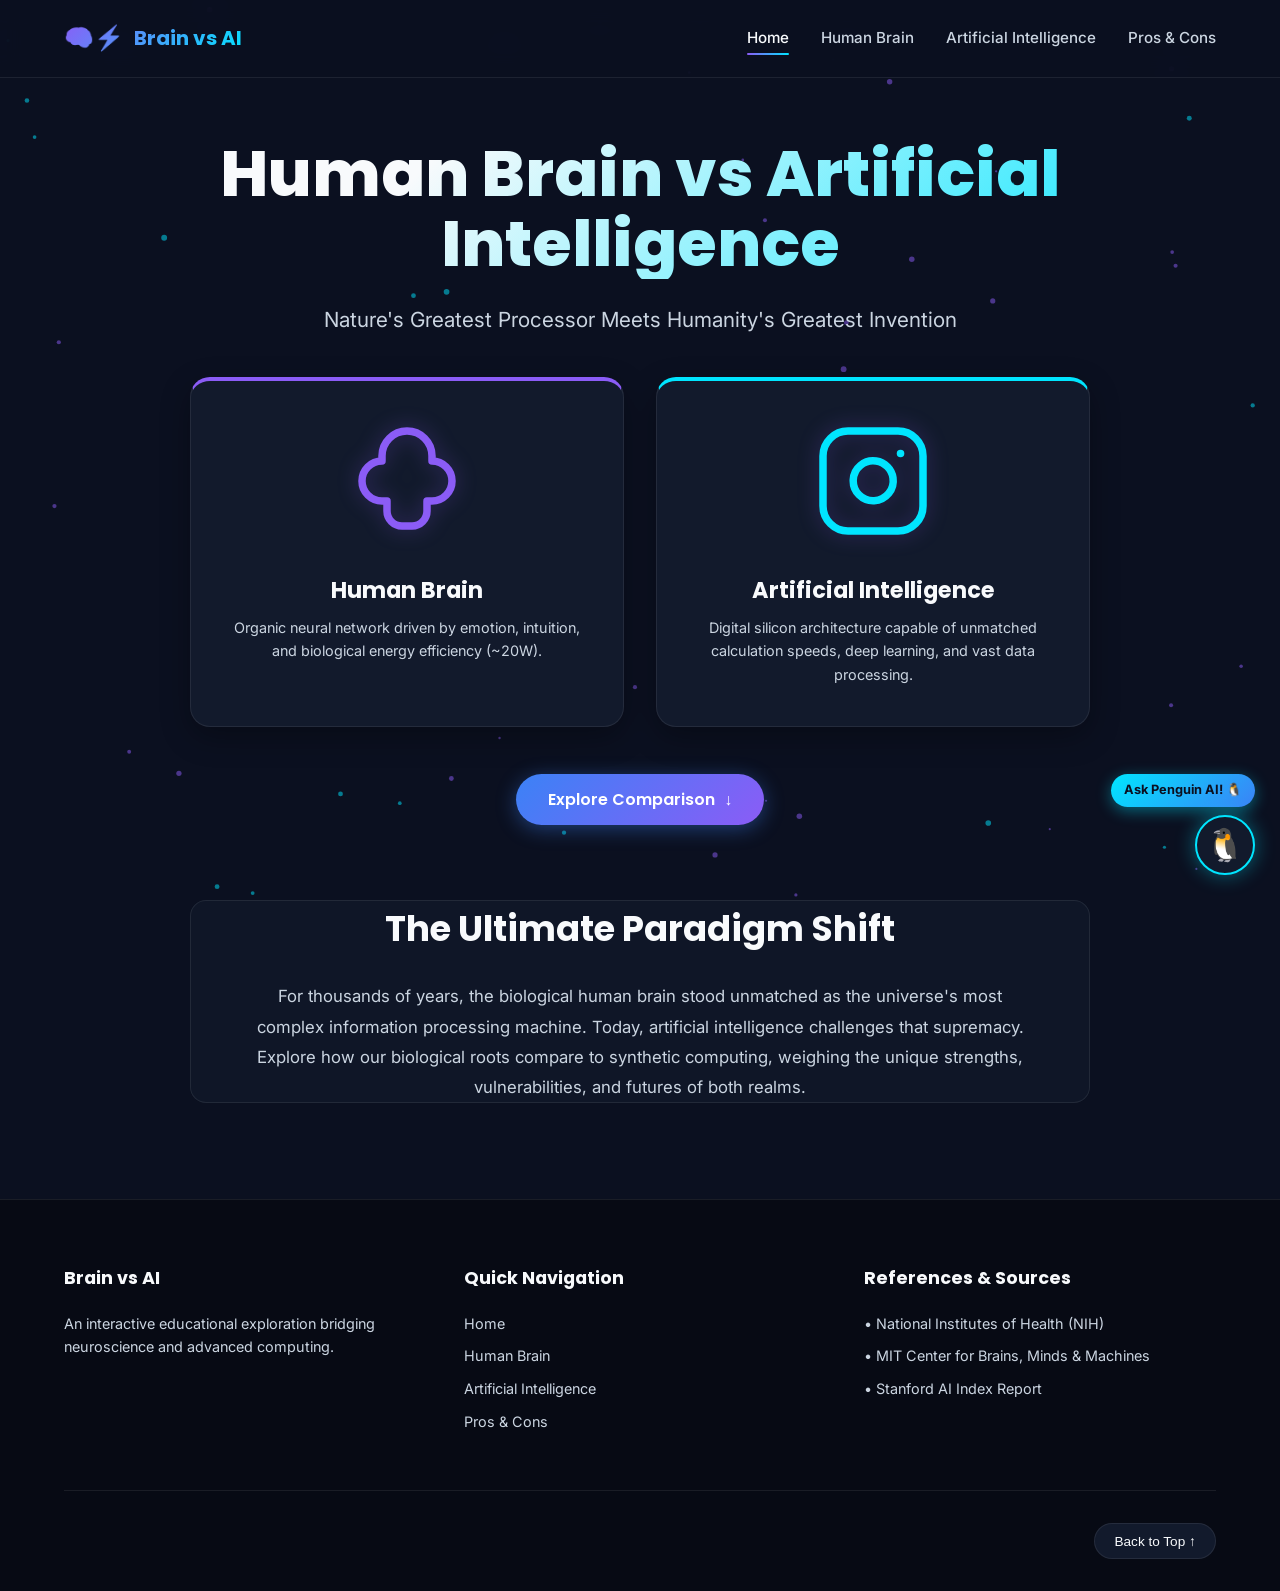
<file: index.html>
<!DOCTYPE html>
<html lang="en">
<head>
  <meta charset="UTF-8">
  <meta name="viewport" content="width=device-width, initial-scale=1.0">
  <title>Human Brain vs Artificial Intelligence</title>
  <link rel="icon" href="data:image/svg+xml,<svg xmlns=%22http://www.w3.org/2000/svg%22 viewBox=%220 0 100 100%22><text y=%22.9em%22 font-size=%2290%22>🧠</text></svg>">
  <link rel="stylesheet" href="style.css">
</head>
<body>

  <!-- Background Particles -->
  <canvas id="particles-canvas"></canvas>

  <!-- Sticky Navigation Bar -->
  <nav class="navbar">
    <a href="index.html" class="logo">
      <span class="logo-icon">🧠⚡</span> Brain vs AI
    </a>
    <ul class="nav-links">
      <li><a href="index.html" class="active">Home</a></li>
      <li><a href="brain.html">Human Brain</a></li>
      <li><a href="ai.html">Artificial Intelligence</a></li>
      <li><a href="pros-cons.html">Pros & Cons</a></li>
    </ul>
    <div class="hamburger">
      <span></span>
      <span></span>
      <span></span>
    </div>
  </nav>

  <!-- Hero Banner -->
  <header class="hero">
    <h1 class="hero-title">Human Brain vs Artificial Intelligence</h1>
    <p class="hero-subtitle">Nature's Greatest Processor Meets Humanity's Greatest Invention</p>

    <!-- Split Illustration -->
    <div class="hero-split-illustration">
      <div class="split-side brain glass-card">
        <svg viewBox="0 0 24 24" fill="none" stroke="#8B5CF6" stroke-width="1.5" stroke-linecap="round" stroke-linejoin="round">
          <path d="M12 2a5 5 0 0 0-5 5v1a4 4 0 0 0-4 4c0 2.2 1.8 4 4 4h1v2a3 3 0 0 0 3 3h2a3 3 0 0 0 3-3v-2h1c2.2 0 4-1.8 4-4a4 4 0 0 0-4-4V7a5 5 0 0 0-5-5z"></path>
        </svg>
        <h3>Human Brain</h3>
        <p>Organic neural network driven by emotion, intuition, and biological energy efficiency (~20W).</p>
      </div>

      <div class="split-side ai glass-card">
        <svg viewBox="0 0 24 24" fill="none" stroke="#00E5FF" stroke-width="1.5" stroke-linecap="round" stroke-linejoin="round">
          <rect x="2" y="2" width="20" height="20" rx="5" ry="5"></rect>
          <path d="M16 11.37A4 4 0 1 1 12.63 8 4 4 0 0 1 16 11.37z"></path>
          <line x1="17.5" y1="6.5" x2="17.51" y2="6.5"></line>
        </svg>
        <h3>Artificial Intelligence</h3>
        <p>Digital silicon architecture capable of unmatched calculation speeds, deep learning, and vast data processing.</p>
      </div>
    </div>

    <a href="#intro" class="btn-gradient">
      Explore Comparison <span>↓</span>
    </a>
  </header>

  <!-- Short Introduction Section -->
  <section id="intro" class="intro-section glass-card">
    <h2>The Ultimate Paradigm Shift</h2>
    <p>For thousands of years, the biological human brain stood unmatched as the universe's most complex information processing machine. Today, artificial intelligence challenges that supremacy. Explore how our biological roots compare to synthetic computing, weighing the unique strengths, vulnerabilities, and futures of both realms.</p>
  </section>

  <!-- Footer -->
  <footer>
    <div class="footer-content">
      <div class="footer-col">
        <h4>Brain vs AI</h4>
        <p>An interactive educational exploration bridging neuroscience and advanced computing.</p>
      </div>
      <div class="footer-col">
        <h4>Quick Navigation</h4>
        <ul>
          <li><a href="index.html">Home</a></li>
          <li><a href="brain.html">Human Brain</a></li>
          <li><a href="ai.html">Artificial Intelligence</a></li>
          <li><a href="pros-cons.html">Pros & Cons</a></li>
        </ul>
      </div>
      <div class="footer-col">
        <h4>References & Sources</h4>
        <p>• National Institutes of Health (NIH)</p>
        <p>• MIT Center for Brains, Minds & Machines</p>
        <p>• Stanford AI Index Report</p>
      </div>
    </div>
    <div class="footer-bottom">
      <button id="back-to-top">Back to Top ↑</button>
    </div>
  </footer>

  <!-- PENGUIN AI ASSISTANT WIDGET -->
  <div id="penguin-widget" class="penguin-container">
    <div class="penguin-badge">Ask Penguin AI! 🐧</div>
    <button id="penguin-btn" class="penguin-btn" aria-label="Ask Penguin AI">
      <span class="penguin-avatar">🐧</span>
    </button>
    <div id="penguin-chat-window" class="penguin-chat-window hidden">
      <div class="penguin-chat-header">
        <div class="penguin-header-info">
          <span class="penguin-avatar-small">🐧</span>
          <div>
            <h4>Pingu AI</h4>
            <span class="online-status">🟢 Powered by Google AI</span>
          </div>
        </div>
        <button id="penguin-close" class="penguin-close-btn">&times;</button>
      </div>
      <div id="penguin-chat-messages" class="penguin-chat-messages">
        <div class="chat-msg bot">
          <span>Noot noot! I'm <strong>Pingu AI</strong> 🐧. Ask me any doubts about the Human Brain or AI!</span>
        </div>
      </div>
      <form id="penguin-chat-form" class="penguin-chat-input-area">
        <input type="text" id="penguin-input" placeholder="Ask a doubt..." autocomplete="off" required />
        <button type="submit" class="penguin-send-btn">➔</button>
      </form>
    </div>
  </div>

  <script src="script.js"></script>
</body>
</html>
</file>
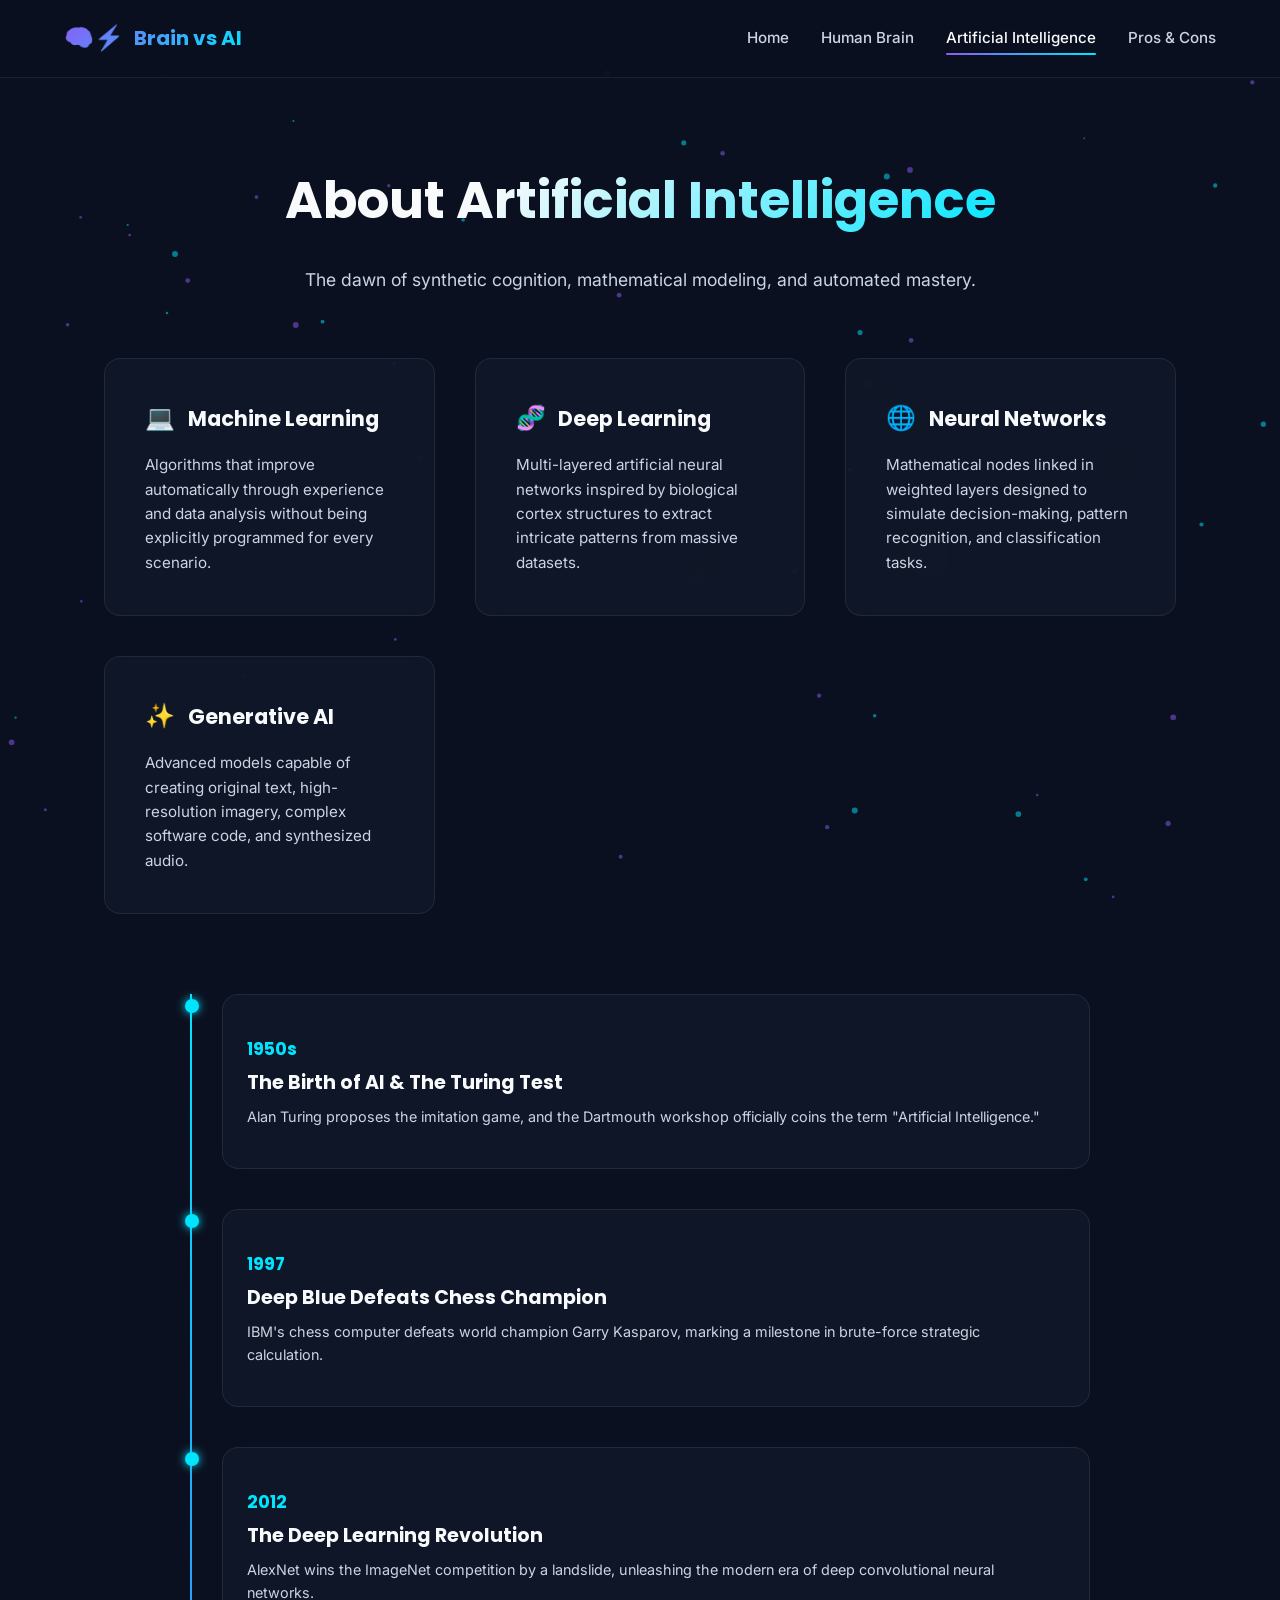
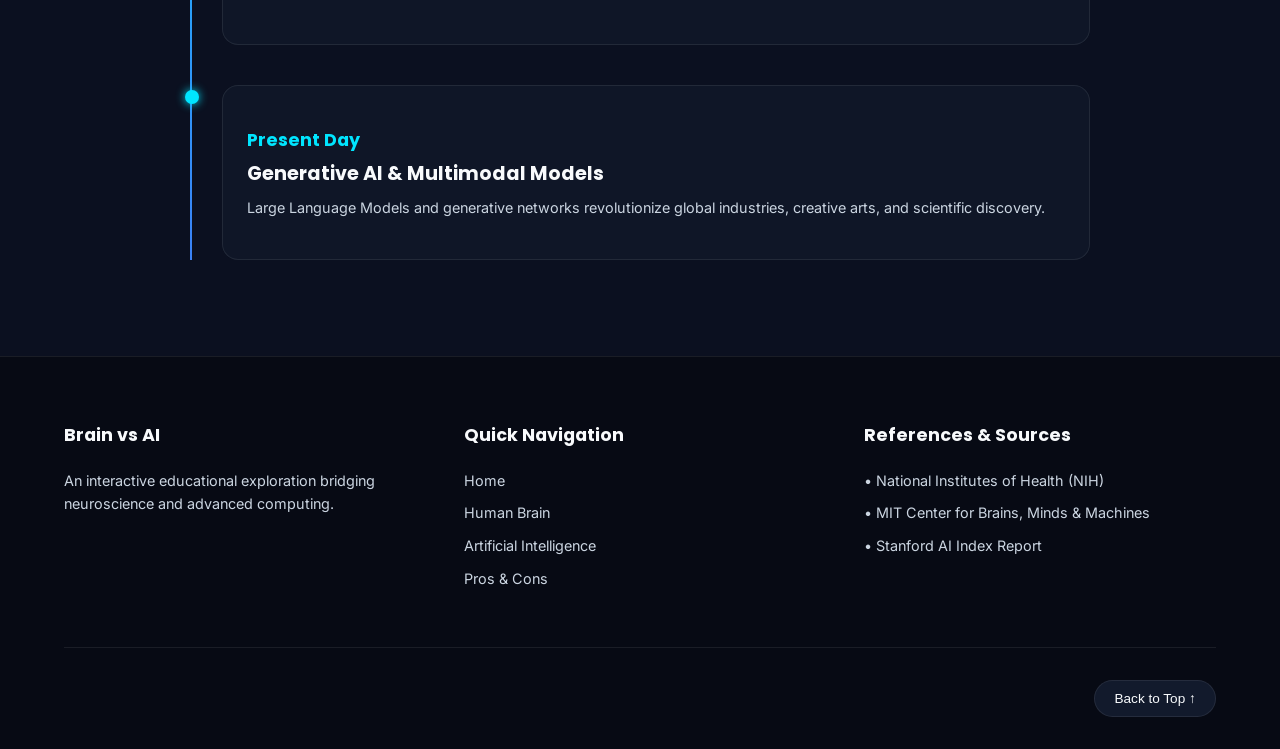
<file: ai.html>
<!DOCTYPE html>
<html lang="en">
<head>
  <meta charset="UTF-8">
  <meta name="viewport" content="width=device-width, initial-scale=1.0">
  <title>About Artificial Intelligence - Brain vs AI</title>
  <link rel="icon" href="data:image/svg+xml,<svg xmlns=%22http://www.w3.org/2000/svg%22 viewBox=%220 0 100 100%22><text y=%22.9em%22 font-size=%2290%22>🧠</text></svg>">
  <link rel="stylesheet" href="style.css">
</head>
<body class="ai-page">

  <!-- Background Particles -->
  <canvas id="particles-canvas"></canvas>

  <!-- Sticky Navigation Bar -->
  <nav class="navbar">
    <a href="index.html" class="logo">
      <span class="logo-icon">🧠⚡</span> Brain vs AI
    </a>
    <ul class="nav-links">
      <li><a href="index.html">Home</a></li>
      <li><a href="brain.html">Human Brain</a></li>
      <li><a href="ai.html" class="active">Artificial Intelligence</a></li>
      <li><a href="pros-cons.html">Pros & Cons</a></li>
    </ul>
    <div class="hamburger">
      <span></span>
      <span></span>
      <span></span>
    </div>
  </nav>

  <!-- Page Header -->
  <header class="page-header ai-header">
    <h1>About Artificial Intelligence</h1>
    <div class="header-subtitle-wrap">
      <p>The dawn of synthetic cognition, mathematical modeling, and automated mastery.</p>
    </div>
  </header>

  <!-- Content Container -->
  <main class="content-container">

    <!-- Interactive Information Cards -->
    <div class="info-grid">
      <div class="info-card glass-card">
        <h3><span>💻</span> Machine Learning</h3>
        <p>Algorithms that improve automatically through experience and data analysis without being explicitly programmed for every scenario.</p>
      </div>

      <div class="info-card glass-card">
        <h3><span>🧬</span> Deep Learning</h3>
        <p>Multi-layered artificial neural networks inspired by biological cortex structures to extract intricate patterns from massive datasets.</p>
      </div>

      <div class="info-card glass-card">
        <h3><span>🌐</span> Neural Networks</h3>
        <p>Mathematical nodes linked in weighted layers designed to simulate decision-making, pattern recognition, and classification tasks.</p>
      </div>

      <div class="info-card glass-card">
        <h3><span>✨</span> Generative AI</h3>
        <p>Advanced models capable of creating original text, high-resolution imagery, complex software code, and synthesized audio.</p>
      </div>
    </div>

    <!-- Timeline of AI Development -->
    <div class="timeline">
      <div class="timeline-item glass-card">
        <div class="timeline-year">1950s</div>
        <div class="timeline-content">
          <h4>The Birth of AI & The Turing Test</h4>
          <p>Alan Turing proposes the imitation game, and the Dartmouth workshop officially coins the term "Artificial Intelligence."</p>
        </div>
      </div>

      <div class="timeline-item glass-card">
        <div class="timeline-year">1997</div>
        <div class="timeline-content">
          <h4>Deep Blue Defeats Chess Champion</h4>
          <p>IBM's chess computer defeats world champion Garry Kasparov, marking a milestone in brute-force strategic calculation.</p>
        </div>
      </div>

      <div class="timeline-item glass-card">
        <div class="timeline-year">2012</div>
        <div class="timeline-content">
          <h4>The Deep Learning Revolution</h4>
          <p>AlexNet wins the ImageNet competition by a landslide, unleashing the modern era of deep convolutional neural networks.</p>
        </div>
      </div>

      <div class="timeline-item glass-card">
        <div class="timeline-year">Present Day</div>
        <div class="timeline-content">
          <h4>Generative AI & Multimodal Models</h4>
          <p>Large Language Models and generative networks revolutionize global industries, creative arts, and scientific discovery.</p>
        </div>
      </div>
    </div>

  </main>

  <!-- Footer -->
  <footer>
    <div class="footer-content">
      <div class="footer-col">
        <h4>Brain vs AI</h4>
        <p>An interactive educational exploration bridging neuroscience and advanced computing.</p>
      </div>
      <div class="footer-col">
        <h4>Quick Navigation</h4>
        <ul>
          <li><a href="index.html">Home</a></li>
          <li><a href="brain.html">Human Brain</a></li>
          <li><a href="ai.html">Artificial Intelligence</a></li>
          <li><a href="pros-cons.html">Pros & Cons</a></li>
        </ul>
      </div>
      <div class="footer-col">
        <h4>References & Sources</h4>
        <p>• National Institutes of Health (NIH)</p>
        <p>• MIT Center for Brains, Minds & Machines</p>
        <p>• Stanford AI Index Report</p>
      </div>
    </div>
    <div class="footer-bottom">
      <button id="back-to-top">Back to Top ↑</button>
    </div>
  </footer>

  <script src="script.js"></script>
</body>
</html>
</file>
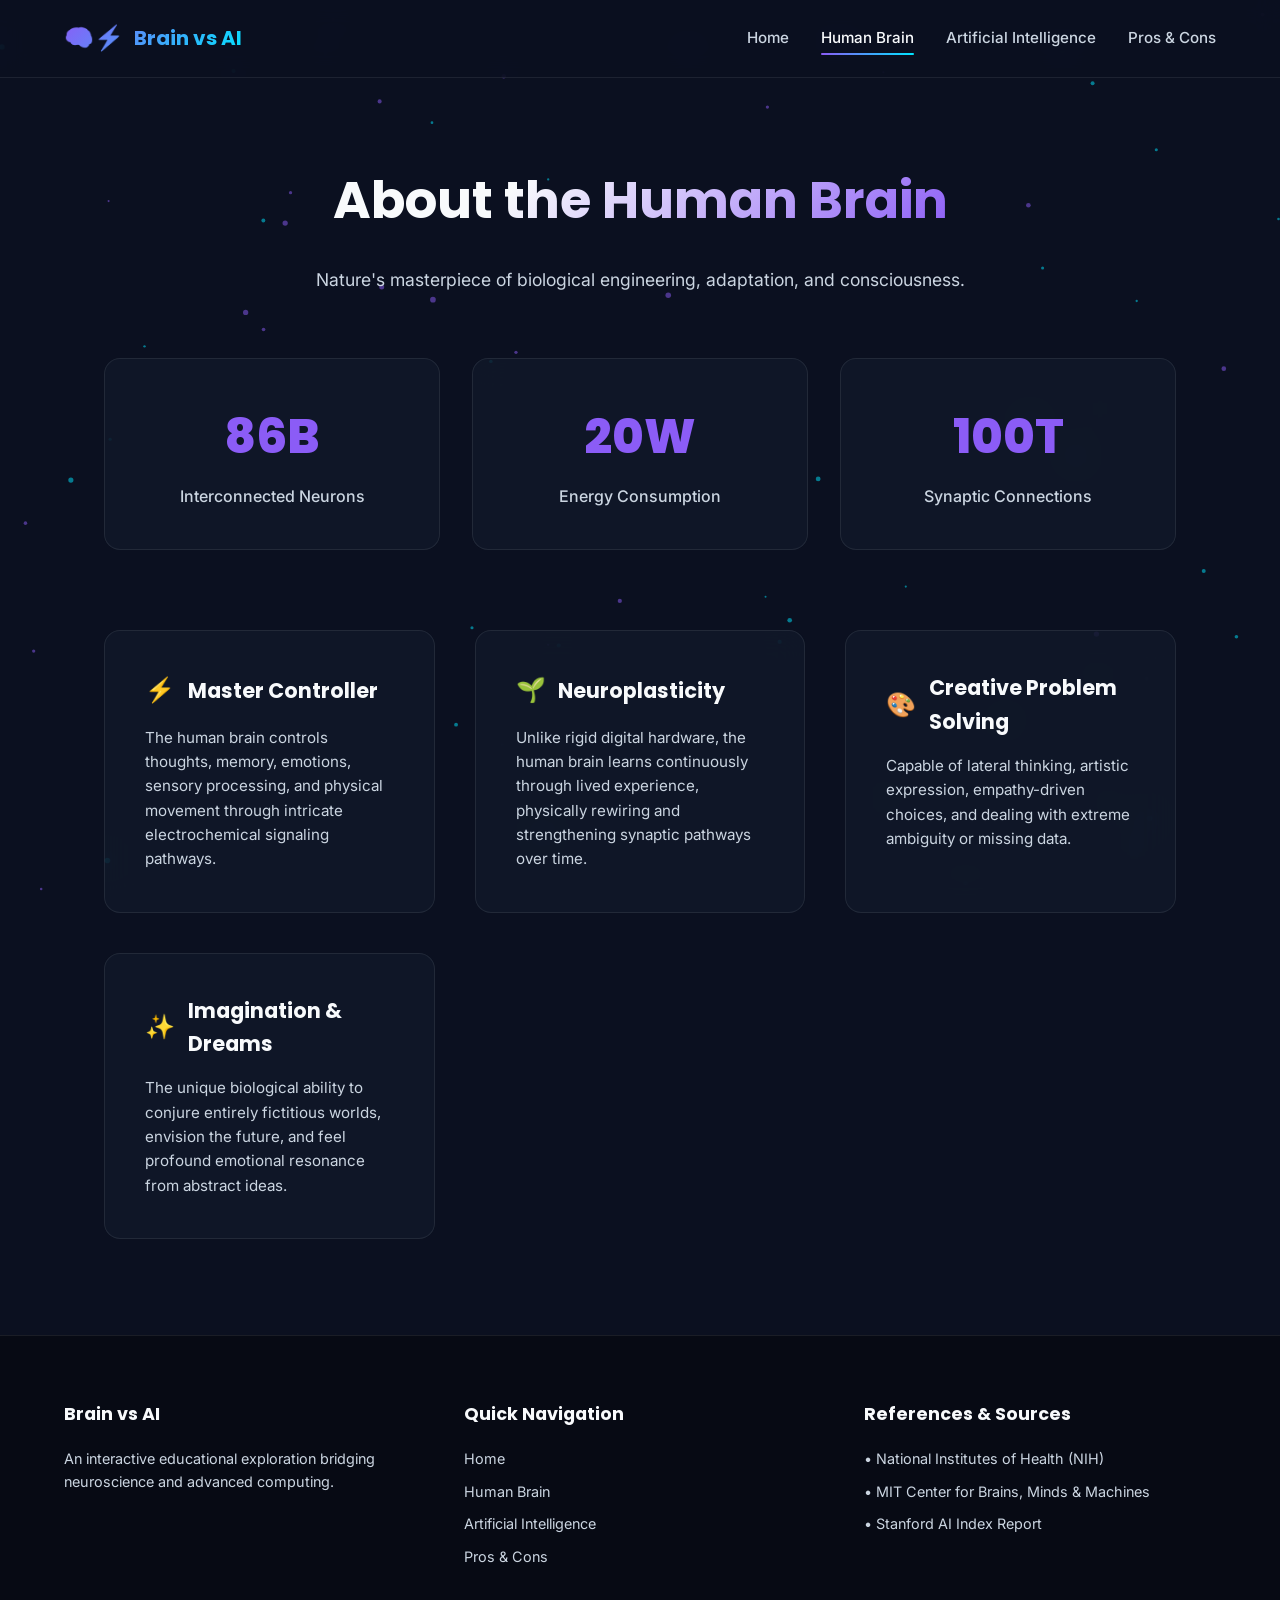
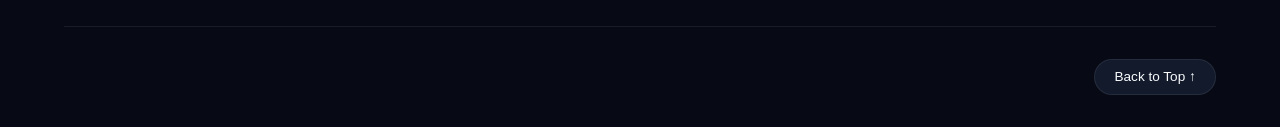
<file: brain.html>
<!DOCTYPE html>
<html lang="en">
<head>
  <meta charset="UTF-8">
  <meta name="viewport" content="width=device-width, initial-scale=1.0">
  <title>About the Human Brain - Brain vs AI</title>
  <link rel="icon" href="data:image/svg+xml,<svg xmlns=%22http://www.w3.org/2000/svg%22 viewBox=%220 0 100 100%22><text y=%22.9em%22 font-size=%2290%22>🧠</text></svg>">
  <link rel="stylesheet" href="style.css">
</head>
<body class="brain-page">

  <!-- Background Particles -->
  <canvas id="particles-canvas"></canvas>

  <!-- Sticky Navigation Bar -->
  <nav class="navbar">
    <a href="index.html" class="logo">
      <span class="logo-icon">🧠⚡</span> Brain vs AI
    </a>
    <ul class="nav-links">
      <li><a href="index.html">Home</a></li>
      <li><a href="brain.html" class="active">Human Brain</a></li>
      <li><a href="ai.html">Artificial Intelligence</a></li>
      <li><a href="pros-cons.html">Pros & Cons</a></li>
    </ul>
    <div class="hamburger">
      <span></span>
      <span></span>
      <span></span>
    </div>
  </nav>

  <!-- Page Header -->
  <header class="page-header">
    <h1>About the Human Brain</h1>
    <p>Nature's masterpiece of biological engineering, adaptation, and consciousness.</p>
  </header>

  <!-- Content Container -->
  <main class="content-container">

    <!-- Animated Statistics -->
    <div class="stats-grid">
      <div class="stat-card glass-card">
        <div class="stat-number">86B</div>
        <p>Interconnected Neurons</p>
      </div>
      <div class="stat-card glass-card">
        <div class="stat-number">20W</div>
        <p>Energy Consumption</p>
      </div>
      <div class="stat-card glass-card">
        <div class="stat-number">100T</div>
        <p>Synaptic Connections</p>
      </div>
    </div>

    <!-- Info Grid Cards -->
    <div class="info-grid">
      <div class="info-card glass-card">
        <h3><span>⚡</span> Master Controller</h3>
        <p>The human brain controls thoughts, memory, emotions, sensory processing, and physical movement through intricate electrochemical signaling pathways.</p>
      </div>

      <div class="info-card glass-card">
        <h3><span>🌱</span> Neuroplasticity</h3>
        <p>Unlike rigid digital hardware, the human brain learns continuously through lived experience, physically rewiring and strengthening synaptic pathways over time.</p>
      </div>

      <div class="info-card glass-card">
        <h3><span>🎨</span> Creative Problem Solving</h3>
        <p>Capable of lateral thinking, artistic expression, empathy-driven choices, and dealing with extreme ambiguity or missing data.</p>
      </div>

      <div class="info-card glass-card">
        <h3><span>✨</span> Imagination & Dreams</h3>
        <p>The unique biological ability to conjure entirely fictitious worlds, envision the future, and feel profound emotional resonance from abstract ideas.</p>
      </div>
    </div>

  </main>

  <!-- Footer -->
  <footer>
    <div class="footer-content">
      <div class="footer-col">
        <h4>Brain vs AI</h4>
        <p>An interactive educational exploration bridging neuroscience and advanced computing.</p>
      </div>
      <div class="footer-col">
        <h4>Quick Navigation</h4>
        <ul>
          <li><a href="index.html">Home</a></li>
          <li><a href="brain.html">Human Brain</a></li>
          <li><a href="ai.html">Artificial Intelligence</a></li>
          <li><a href="pros-cons.html">Pros & Cons</a></li>
        </ul>
      </div>
      <div class="footer-col">
        <h4>References & Sources</h4>
        <p>• National Institutes of Health (NIH)</p>
        <p>• MIT Center for Brains, Minds & Machines</p>
        <p>• Stanford AI Index Report</p>
      </div>
    </div>
    <div class="footer-bottom">
      <button id="back-to-top">Back to Top ↑</button>
    </div>
  </footer>

  <script src="script.js"></script>
</body>
</html>
</file>
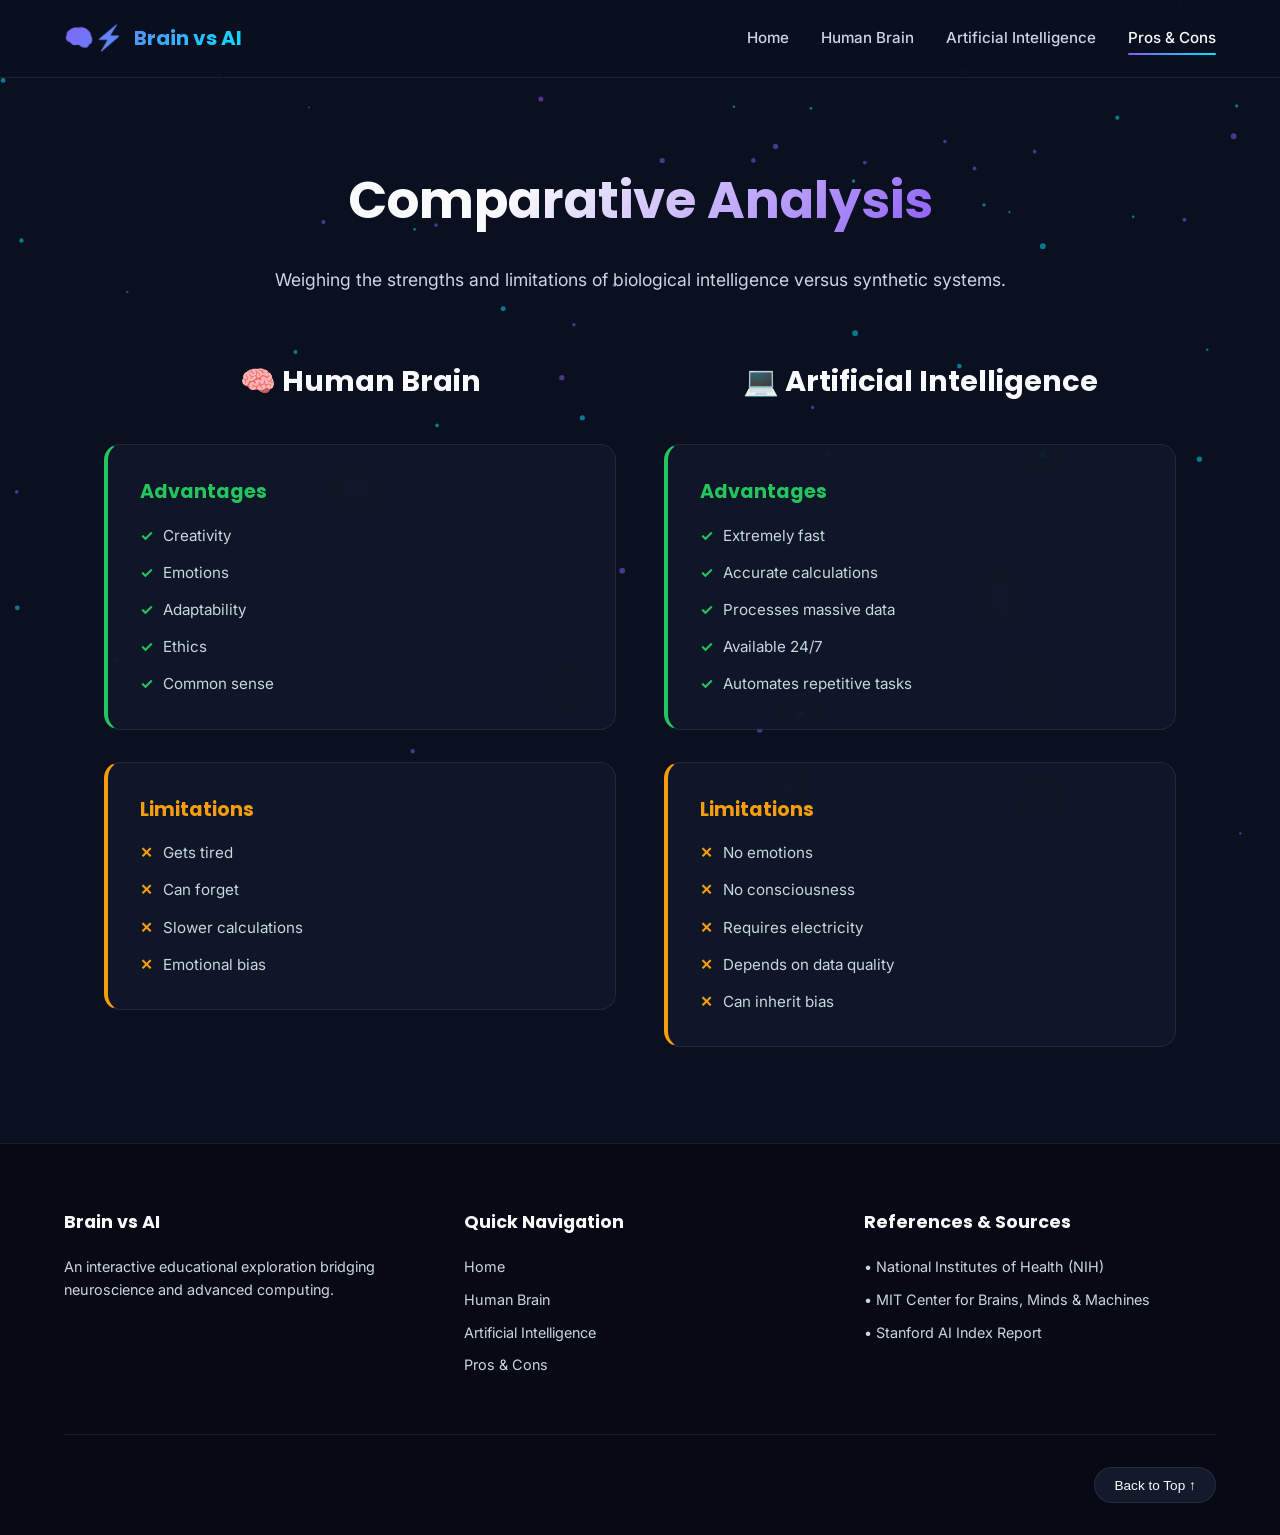
<file: pros-cons.html>
<!DOCTYPE html>
<html lang="en">
<head>
  <meta charset="UTF-8">
  <meta name="viewport" content="width=device-width, initial-scale=1.0">
  <title>Pros & Cons - Brain vs AI</title>
  <link rel="icon" href="data:image/svg+xml,<svg xmlns=%22http://www.w3.org/2000/svg%22 viewBox=%220 0 100 100%22><text y=%22.9em%22 font-size=%2290%22>🧠</text></svg>">
  <link rel="stylesheet" href="style.css">
</head>
<body>

  <!-- Background Particles -->
  <canvas id="particles-canvas"></canvas>

  <!-- Sticky Navigation Bar -->
  <nav class="navbar">
    <a href="index.html" class="logo">
      <span class="logo-icon">🧠⚡</span> Brain vs AI
    </a>
    <ul class="nav-links">
      <li><a href="index.html">Home</a></li>
      <li><a href="brain.html">Human Brain</a></li>
      <li><a href="ai.html">Artificial Intelligence</a></li>
      <li><a href="pros-cons.html" class="active">Pros & Cons</a></li>
    </ul>
    <div class="hamburger">
      <span></span>
      <span></span>
      <span></span>
    </div>
  </nav>

  <!-- Page Header -->
  <header class="page-header">
    <h1>Comparative Analysis</h1>
    <p>Weighing the strengths and limitations of biological intelligence versus synthetic systems.</p>
  </header>

  <!-- Comparison Container -->
  <main class="comparison-container">

    <!-- Human Brain Column -->
    <div class="comparison-column">
      <h2 class="column-title">🧠 Human Brain</h2>
      
      <div class="pros-cons-card pros glass-card">
        <h3>Advantages</h3>
        <ul>
          <li>Creativity</li>
          <li>Emotions</li>
          <li>Adaptability</li>
          <li>Ethics</li>
          <li>Common sense</li>
        </ul>
      </div>

      <div class="pros-cons-card cons glass-card">
        <h3>Limitations</h3>
        <ul>
          <li>Gets tired</li>
          <li>Can forget</li>
          <li>Slower calculations</li>
          <li>Emotional bias</li>
        </ul>
      </div>
    </div>

    <!-- Artificial Intelligence Column -->
    <div class="comparison-column">
      <h2 class="column-title">💻 Artificial Intelligence</h2>
      
      <div class="pros-cons-card pros glass-card">
        <h3>Advantages</h3>
        <ul>
          <li>Extremely fast</li>
          <li>Accurate calculations</li>
          <li>Processes massive data</li>
          <li>Available 24/7</li>
          <li>Automates repetitive tasks</li>
        </ul>
      </div>

      <div class="pros-cons-card cons glass-card">
        <h3>Limitations</h3>
        <ul>
          <li>No emotions</li>
          <li>No consciousness</li>
          <li>Requires electricity</li>
          <li>Depends on data quality</li>
          <li>Can inherit bias</li>
        </ul>
      </div>
    </div>

  </main>

  <!-- Footer -->
  <footer>
    <div class="footer-content">
      <div class="footer-col">
        <h4>Brain vs AI</h4>
        <p>An interactive educational exploration bridging neuroscience and advanced computing.</p>
      </div>
      <div class="footer-col">
        <h4>Quick Navigation</h4>
        <ul>
          <li><a href="index.html">Home</a></li>
          <li><a href="brain.html">Human Brain</a></li>
          <li><a href="ai.html">Artificial Intelligence</a></li>
          <li><a href="pros-cons.html">Pros & Cons</a></li>
        </ul>
      </div>
      <div class="footer-col">
        <h4>References & Sources</h4>
        <p>• National Institutes of Health (NIH)</p>
        <p>• MIT Center for Brains, Minds & Machines</p>
        <p>• Stanford AI Index Report</p>
      </div>
    </div>
    <div class="footer-bottom">
      <button id="back-to-top">Back to Top ↑</button>
    </div>
  </footer>

  <script src="script.js"></script>
</body>
</html>
</file>
<file: style.css>
/* ==========================================
   GLOBAL STYLES & VARIABLES
   ========================================== */
@import url('https://fonts.googleapis.com/css2?family=Inter:wght@300;400;500;600;700&family=Poppins:wght@400;600;700;800&display=swap');

:root {
  --bg-color: #0B1020;
  --card-bg: #121A2C;
  --primary-blue: #3B82F6;
  --ai-cyan: #00E5FF;
  --brain-purple: #8B5CF6;
  --accent-pink: #EC4899;
  --success-green: #22C55E;
  --warning-orange: #F59E0B;
  --text-main: #F8FAFC;
  --text-secondary: #CBD5E1;
  --border-color: rgba(255, 255, 255, 0.08);
  --glass-bg: rgba(18, 26, 44, 0.7);
  --font-heading: 'Poppins', sans-serif;
  --font-body: 'Inter', sans-serif;
  --transition: all 0.3s cubic-bezier(0.4, 0, 0.2, 1);
}

* {
  margin: 0;
  padding: 0;
  box-sizing: border-box;
}

html {
  scroll-behavior: smooth;
}

body {
  background-color: var(--bg-color);
  color: var(--text-main);
  font-family: var(--font-body);
  line-height: 1.6;
  overflow-x: hidden;
  position: relative;
}

h1, h2, h3, h4, h5, h6 {
  font-family: var(--font-heading);
  color: var(--text-main);
  font-weight: 700;
}

a {
  text-decoration: none;
  color: inherit;
}

ul {
  list-style: none;
}

/* ==========================================
   FLOATING PARTICLES BACKGROUND
   ========================================== */
#particles-canvas {
  position: fixed;
  top: 0;
  left: 0;
  width: 100vw;
  height: 100vh;
  z-index: -1;
  pointer-events: none;
}

/* ==========================================
   NAVIGATION BAR
   ========================================== */
.navbar {
  position: fixed;
  top: 0;
  left: 0;
  width: 100%;
  display: flex;
  justify-content: space-between;
  align-items: center;
  padding: 1.2rem 5%;
  background: rgba(11, 16, 32, 0.85);
  backdrop-filter: blur(12px);
  -webkit-backdrop-filter: blur(12px);
  border-bottom: 1px solid var(--border-color);
  z-index: 1000;
  transition: var(--transition);
}

.navbar.scrolled {
  padding: 0.9rem 5%;
  background: rgba(11, 16, 32, 0.95);
  box-shadow: 0 10px 30px rgba(0, 0, 0, 0.5);
}

.logo {
  display: flex;
  align-items: center;
  gap: 0.6rem;
  font-family: var(--font-heading);
  font-weight: 700;
  font-size: 1.25rem;
  background: linear-gradient(135deg, var(--brain-purple), var(--ai-cyan));
  -webkit-background-clip: text;
  -webkit-text-fill-color: transparent;
}

.logo-icon {
  font-size: 1.5rem;
}

.nav-links {
  display: flex;
  gap: 2rem;
  align-items: center;
}

.nav-links a {
  font-size: 0.95rem;
  font-weight: 500;
  color: var(--text-secondary);
  transition: var(--transition);
  position: relative;
  padding: 0.2rem 0;
}

.nav-links a::after {
  content: '';
  position: absolute;
  bottom: -4px;
  left: 0;
  width: 0;
  height: 2px;
  background: linear-gradient(90deg, var(--brain-purple), var(--ai-cyan));
  transition: var(--transition);
  border-radius: 2px;
}

.nav-links a:hover,
.nav-links a.active {
  color: var(--text-main);
}

.nav-links a:hover::after,
.nav-links a.active::after {
  width: 100%;
}

.hamburger {
  display: none;
  cursor: pointer;
  flex-direction: column;
  gap: 6px;
}

.hamburger span {
  display: block;
  width: 28px;
  height: 2px;
  background: var(--text-main);
  border-radius: 2px;
  transition: var(--transition);
}

/* ==========================================
   BUTTONS & GLASS CARDS
   ========================================== */
.btn-gradient {
  display: inline-flex;
  align-items: center;
  justify-content: center;
  gap: 0.6rem;
  padding: 0.8rem 2rem;
  background: linear-gradient(135deg, var(--primary-blue), var(--brain-purple));
  color: #fff;
  font-family: var(--font-heading);
  font-weight: 600;
  font-size: 1rem;
  border-radius: 50px;
  border: none;
  cursor: pointer;
  box-shadow: 0 4px 20px rgba(59, 130, 246, 0.4);
  transition: var(--transition);
}

.btn-gradient:hover {
  transform: translateY(-2px);
  box-shadow: 0 6px 25px rgba(139, 92, 246, 0.6);
}

.glass-card {
  background: var(--glass-bg);
  backdrop-filter: blur(16px);
  -webkit-backdrop-filter: blur(16px);
  border: 1px solid var(--border-color);
  border-radius: 16px;
  padding: 2.5rem;
  transition: var(--transition);
}

.glass-card:hover {
  border-color: rgba(255, 255, 255, 0.2);
  transform: translateY(-5px);
  box-shadow: 0 15px 35px rgba(0, 0, 0, 0.4);
}

/* ==========================================
   FOOTER
   ========================================== */
footer {
  background: #070a14;
  border-top: 1px solid var(--border-color);
  padding: 4rem 5% 2rem;
  margin-top: 6rem;
  position: relative;
  z-index: 10;
}

.footer-content {
  max-width: 1200px;
  margin: 0 auto;
  display: grid;
  grid-template-columns: repeat(auto-fit, minmax(250px, 1fr));
  gap: 3rem;
  margin-bottom: 3rem;
}

.footer-col h4 {
  font-size: 1.1rem;
  margin-bottom: 1.2rem;
  color: var(--text-main);
}

.footer-col p, .footer-col ul li a {
  color: var(--text-secondary);
  font-size: 0.9rem;
  margin-bottom: 0.6rem;
  display: block;
  transition: var(--transition);
}

.footer-col ul li a:hover {
  color: var(--ai-cyan);
  padding-left: 4px;
}

.footer-bottom {
  max-width: 1200px;
  margin: 0 auto;
  padding-top: 2rem;
  border-top: 1px solid var(--border-color);
  display: flex;
  justify-content: flex-end;
  align-items: center;
}

#back-to-top {
  background: var(--card-bg);
  border: 1px solid var(--border-color);
  color: var(--text-main);
  padding: 0.6rem 1.2rem;
  border-radius: 30px;
  cursor: pointer;
  transition: var(--transition);
  font-size: 0.85rem;
}

#back-to-top:hover {
  background: var(--brain-purple);
  border-color: var(--brain-purple);
}

/* ==========================================
   PAGE: HOME (index.html)
   ========================================== */
.hero {
  min-height: 100vh;
  display: flex;
  flex-direction: column;
  justify-content: center;
  align-items: center;
  text-align: center;
  padding: 8rem 5% 4rem;
  max-width: 1300px;
  margin: 0 auto;
}

.hero-title {
  font-size: clamp(2.5rem, 5vw, 4.5rem);
  font-weight: 800;
  line-height: 1.1;
  margin-bottom: 1.5rem;
  background: linear-gradient(135deg, var(--text-main) 30%, var(--ai-cyan) 100%);
  -webkit-background-clip: text;
  -webkit-text-fill-color: transparent;
  animation: fadeInDown 1s ease-out;
}

.hero-subtitle {
  font-size: clamp(1rem, 2vw, 1.3rem);
  color: var(--text-secondary);
  max-width: 700px;
  margin-bottom: 2.5rem;
  animation: fadeInUp 1s ease-out 0.2s both;
}

.hero-split-illustration {
  display: grid;
  grid-template-columns: 1fr 1fr;
  gap: 2rem;
  width: 100%;
  max-width: 900px;
  margin-bottom: 3rem;
  animation: zoomIn 1s ease-out 0.4s both;
}

.split-side {
  background: var(--card-bg);
  border: 1px solid var(--border-color);
  border-radius: 20px;
  padding: 2.5rem 2rem;
  text-align: center;
  position: relative;
  overflow: hidden;
  box-shadow: 0 10px 30px rgba(0,0,0,0.3);
}

.split-side.brain {
  border-top: 4px solid var(--brain-purple);
}

.split-side.ai {
  border-top: 4px solid var(--ai-cyan);
}

.split-side svg {
  width: 120px;
  height: 120px;
  margin-bottom: 1.5rem;
  filter: drop-shadow(0 0 10px rgba(139, 92, 246, 0.3));
}

.split-side h3 {
  font-size: 1.4rem;
  margin-bottom: 0.5rem;
}

.split-side p {
  color: var(--text-secondary);
  font-size: 0.9rem;
}

.intro-section {
  max-width: 900px;
  margin: 0 auto 6rem;
  padding: 0 5%;
  text-align: center;
}

.intro-section h2 {
  font-size: 2.2rem;
  margin-bottom: 1.5rem;
}

.intro-section p {
  color: var(--text-secondary);
  font-size: 1.05rem;
  line-height: 1.8;
}

/* ==========================================
   PAGE: HUMAN BRAIN (brain.html) & AI (ai.html)
   ========================================== */
.page-header {
  padding: 10rem 5% 4rem;
  text-align: center;
  max-width: 900px;
  margin: 0 auto;
}

.page-header h1 {
  font-size: clamp(2.2rem, 4vw, 3.5rem);
  margin-bottom: 1rem;
  background: linear-gradient(135deg, #F8FAFC 30%, #8B5CF6 100%);
  background-clip: text;
  -webkit-background-clip: text;
  -webkit-text-fill-color: transparent;
  display: inline-block;
}

.page-header.ai-header h1 {
  background: linear-gradient(135deg, #F8FAFC 30%, #00E5FF 100%);
  background-clip: text;
  -webkit-background-clip: text;
  -webkit-text-fill-color: transparent;
  display: inline-block;
}

/* Strictly force solid visible color for all subtitle text across headers */
.page-header p,
.page-header.ai-header p,
.header-subtitle-wrap p {
  color: #CBD5E1 !important;
  -webkit-text-fill-color: #CBD5E1 !important;
  background: none !important;
  background-clip: border-box !important;
  -webkit-background-clip: border-box !important;
  font-size: 1.1rem;
  margin-top: 0.5rem;
  display: block;
  opacity: 1 !important;
  visibility: visible !important;
}

.content-container {
  max-width: 1200px;
  margin: 0 auto;
  padding: 0 5%;
}

.stats-grid {
  display: grid;
  grid-template-columns: repeat(auto-fit, minmax(240px, 1fr));
  gap: 2rem;
  margin-bottom: 5rem;
}

.stat-card {
  text-align: center;
  padding: 2.5rem 2rem;
}

.stat-number {
  font-family: var(--font-heading);
  font-size: 3rem;
  font-weight: 800;
  color: var(--brain-purple);
  margin-bottom: 0.5rem;
}

.ai-page .stat-number {
  color: var(--ai-cyan);
}

.stat-card p {
  color: var(--text-secondary);
  font-weight: 500;
}

.info-grid {
  display: grid;
  grid-template-columns: repeat(auto-fit, minmax(320px, 1fr));
  gap: 2.5rem;
  margin-bottom: 5rem;
}

.info-card h3 {
  font-size: 1.3rem;
  margin-bottom: 1rem;
  display: flex;
  align-items: center;
  gap: 0.8rem;
}

.info-card h3 span {
  font-size: 1.5rem;
}

.info-card p {
  color: var(--text-secondary);
  font-size: 0.95rem;
}

/* Timeline for AI Page */
.timeline {
  position: relative;
  max-width: 900px;
  margin: 0 auto 5rem;
  padding-left: 2rem;
}

.timeline::before {
  content: '';
  position: absolute;
  top: 0;
  left: 0;
  width: 2px;
  height: 100%;
  background: linear-gradient(to bottom, var(--ai-cyan), var(--primary-blue));
}

.timeline-item {
  position: relative;
  margin-bottom: 2.5rem;
  padding-left: 1.5rem;
}

.timeline-item::before {
  content: '';
  position: absolute;
  left: -2.35rem;
  top: 4px;
  width: 14px;
  height: 14px;
  border-radius: 50%;
  background: var(--ai-cyan);
  box-shadow: 0 0 10px var(--ai-cyan);
}

.timeline-year {
  font-family: var(--font-heading);
  font-weight: 700;
  color: var(--ai-cyan);
  font-size: 1.1rem;
  margin-bottom: 0.3rem;
}

.timeline-content h4 {
  font-size: 1.2rem;
  margin-bottom: 0.4rem;
}

.timeline-content p {
  color: var(--text-secondary);
  font-size: 0.9rem;
}

/* ==========================================
   PAGE: PROS & CONS (pros-cons.html)
   ========================================== */
.comparison-container {
  max-width: 1200px;
  margin: 0 auto;
  padding: 0 5%;
  display: grid;
  grid-template-columns: 1fr 1fr;
  gap: 3rem;
}

.comparison-column {
  display: flex;
  flex-direction: column;
  gap: 2rem;
}

.column-title {
  font-size: 1.8rem;
  text-align: center;
  margin-bottom: 0.5rem;
  display: flex;
  align-items: center;
  justify-content: center;
  gap: 0.8rem;
}

.pros-cons-card {
  padding: 2rem;
}

.pros-cons-card.pros {
  border-left: 4px solid var(--success-green);
}

.pros-cons-card.cons {
  border-left: 4px solid var(--warning-orange);
}

.pros-cons-card h3 {
  font-size: 1.2rem;
  margin-bottom: 1rem;
  display: flex;
  align-items: center;
  gap: 0.6rem;
}

.pros-cons-card.pros h3 {
  color: var(--success-green);
}

.pros-cons-card.cons h3 {
  color: var(--warning-orange);
}

.pros-cons-card ul {
  display: flex;
  flex-direction: column;
  gap: 0.8rem;
}

.pros-cons-card ul li {
  color: var(--text-secondary);
  font-size: 0.95rem;
  display: flex;
  align-items: center;
  gap: 0.6rem;
}

.pros-cons-card.pros ul li::before {
  content: '✓';
  color: var(--success-green);
  font-weight: bold;
}

.pros-cons-card.cons ul li::before {
  content: '✕';
  color: var(--warning-orange);
  font-weight: bold;
}

/* ==========================================
   RESPONSIVE DESIGN MEDIA QUERIES
   ========================================== */
@media (max-width: 968px) {
  .hero-split-illustration {
    grid-template-columns: 1fr;
  }
  
  .comparison-container {
    grid-template-columns: 1fr;
  }
  
  .nav-links {
    position: fixed;
    top: 0;
    right: -100%;
    width: 75%;
    height: 100vh;
    background: rgba(11, 16, 32, 0.98);
    backdrop-filter: blur(20px);
    flex-direction: column;
    justify-content: center;
    align-items: center;
    transition: 0.4s ease-in-out;
    box-shadow: -10px 0 30px rgba(0,0,0,0.5);
    z-index: 999;
  }
  
  .nav-links.active {
    right: 0;
  }
  
  .hamburger {
    display: flex;
    z-index: 1001;
  }

  .hamburger.active span:nth-child(1) {
    transform: rotate(45deg) translate(6px, 6px);
  }

  .hamburger.active span:nth-child(2) {
    opacity: 0;
  }

  .hamburger.active span:nth-child(3) {
    transform: rotate(-45deg) translate(6px, -6px);
  }
}

/* ==========================================
   ANIMATIONS
   ========================================== */
@keyframes fadeInDown {
  from {
    opacity: 0;
    transform: translateY(-30px);
  }
  to {
    opacity: 1;
    transform: translateY(0);
  }
}

@keyframes fadeInUp {
  from {
    opacity: 0;
    transform: translateY(30px);
  }
  to {
    opacity: 1;
    transform: translateY(0);
  }
}

@keyframes zoomIn {
  from {
    opacity: 0;
    transform: scale(0.95);
  }
  to {
    opacity: 1;
    transform: scale(1);
  }
}

.reveal {
  opacity: 0;
  transform: translateY(30px);
  transition: all 0.8s ease-out;
}

.reveal.active {
  opacity: 1;
  transform: translateY(0);
}

/* ==========================================
   PENGUIN AI ASSISTANT WIDGET
   ========================================== */
.penguin-container {
  position: fixed;
  bottom: 25px;
  right: 25px;
  z-index: 2000;
  display: flex;
  flex-direction: column;
  align-items: flex-end;
  font-family: var(--font-body);
}

.penguin-badge {
  background: linear-gradient(135deg, var(--ai-cyan), var(--primary-blue));
  color: #0B1020;
  font-weight: 700;
  font-size: 0.8rem;
  padding: 0.4rem 0.8rem;
  border-radius: 20px;
  margin-bottom: 8px;
  box-shadow: 0 4px 15px rgba(0, 229, 255, 0.4);
  animation: floatBadge 3s ease-in-out infinite;
  pointer-events: none;
}

@keyframes floatBadge {
  0%, 100% { transform: translateY(0); }
  50% { transform: translateY(-5px); }
}

.penguin-btn {
  width: 60px;
  height: 60px;
  border-radius: 50%;
  background: var(--card-bg);
  border: 2px solid var(--ai-cyan);
  box-shadow: 0 0 20px rgba(0, 229, 255, 0.4);
  cursor: pointer;
  display: flex;
  align-items: center;
  justify-content: center;
  transition: var(--transition);
}

.penguin-btn:hover {
  transform: scale(1.1) rotate(5deg);
  box-shadow: 0 0 30px rgba(0, 229, 255, 0.7);
}

.penguin-avatar {
  font-size: 2rem;
}

.penguin-chat-window {
  position: absolute;
  bottom: 75px;
  right: 0;
  width: 330px;
  height: 430px;
  background: rgba(18, 26, 44, 0.95);
  backdrop-filter: blur(20px);
  -webkit-backdrop-filter: blur(20px);
  border: 1px solid var(--border-color);
  border-radius: 20px;
  box-shadow: 0 20px 40px rgba(0, 0, 0, 0.6);
  display: flex;
  flex-direction: column;
  overflow: hidden;
  transition: all 0.3s cubic-bezier(0.4, 0, 0.2, 1);
  transform-origin: bottom right;
}

.penguin-chat-window.hidden {
  opacity: 0;
  pointer-events: none;
  transform: scale(0.8) translateY(20px);
}

.penguin-chat-header {
  background: rgba(11, 16, 32, 0.9);
  padding: 1rem;
  display: flex;
  justify-content: space-between;
  align-items: center;
  border-bottom: 1px solid var(--border-color);
}

.penguin-header-info {
  display: flex;
  align-items: center;
  gap: 0.8rem;
}

.penguin-avatar-small {
  font-size: 1.5rem;
}

.penguin-header-info h4 {
  font-size: 1rem;
  color: var(--text-main);
  margin: 0;
}

.online-status {
  font-size: 0.7rem;
  color: var(--success-green);
  display: block;
}

.penguin-close-btn {
  background: none;
  border: none;
  color: var(--text-secondary);
  font-size: 1.5rem;
  cursor: pointer;
  transition: var(--transition);
}

.penguin-close-btn:hover {
  color: var(--text-main);
}

.penguin-chat-messages {
  flex: 1;
  padding: 1rem;
  overflow-y: auto;
  display: flex;
  flex-direction: column;
  gap: 0.8rem;
}

.chat-msg {
  max-width: 80%;
  padding: 0.7rem 1rem;
  border-radius: 15px;
  font-size: 0.88rem;
  line-height: 1.4;
  word-wrap: break-word;
}

.chat-msg.bot {
  background: rgba(139, 92, 246, 0.2);
  border: 1px solid rgba(139, 92, 246, 0.3);
  color: var(--text-main);
  align-self: flex-start;
  border-bottom-left-radius: 2px;
}

.chat-msg.user {
  background: var(--primary-blue);
  color: #ffffff;
  align-self: flex-end;
  border-bottom-right-radius: 2px;
}

.penguin-chat-input-area {
  display: flex;
  padding: 0.8rem;
  background: rgba(11, 16, 32, 0.8);
  border-top: 1px solid var(--border-color);
  gap: 0.5rem;
}

.penguin-chat-input-area input {
  flex: 1;
  background: var(--card-bg);
  border: 1px solid var(--border-color);
  color: var(--text-main);
  padding: 0.6rem 1rem;
  border-radius: 25px;
  font-size: 0.85rem;
  outline: none;
}

.penguin-chat-input-area input:focus {
  border-color: var(--ai-cyan);
}

.penguin-send-btn {
  background: linear-gradient(135deg, var(--ai-cyan), var(--primary-blue));
  border: none;
  color: #0B1020;
  width: 36px;
  height: 36px;
  border-radius: 50%;
  font-weight: bold;
  cursor: pointer;
  transition: var(--transition);
}

.penguin-send-btn:hover {
  transform: scale(1.05);
}
</file>
